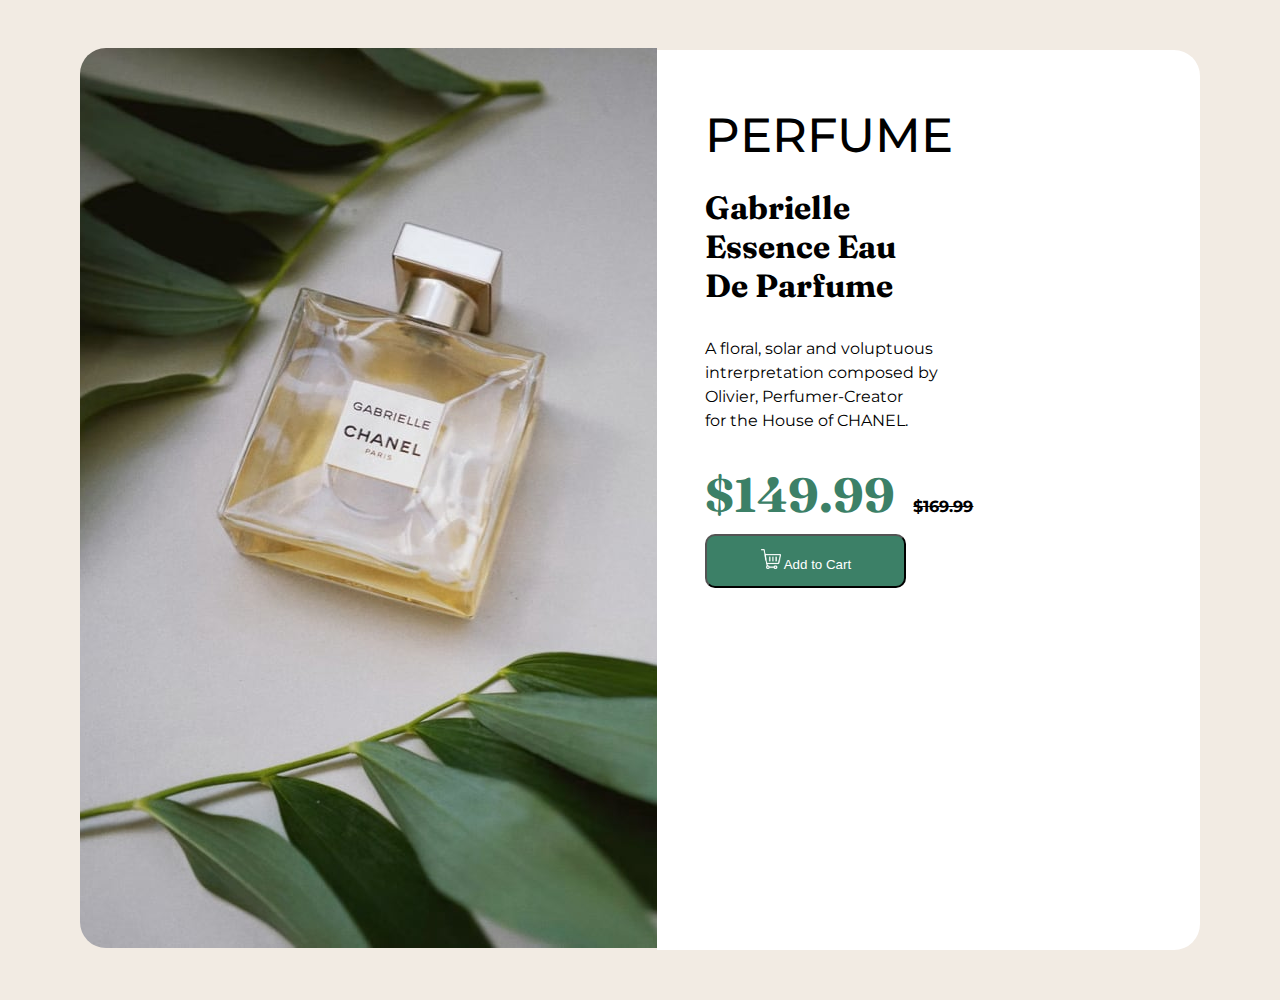
<file: index.html>
<!DOCTYPE html>
<html lang="en">
<head>
   <meta charset="UTF-8">
   <meta name="viewport" content="width=device-width, initial-scale=1.0">
   <title>Perfume</title>
   <link rel="stylesheet" href="perfume.css">
   <link rel="icon" href="images/favicon.png" type="image/png">
   <link href='https://fonts.googleapis.com/css?family=Montserrat' rel='stylesheet'>
   <link href='https://fonts.googleapis.com/css?family=Fraunces' rel='stylesheet'>

</head>
<body style="background: hsl(30, 38%, 92%);">
   <div class="body">
      <div class="image">
          <img src="images/destop-image.jpg">
      </div>
      <!--mobile-->
      <div class="sec-image">
         <img src="images/mobile-image.jpg">
      </div>
      <!--end-mobile-->
      <div class="content">
         <h2>PERFUME</h2>
         <h1>Gabrielle<br> Essence Eau <br>De Parfume</h1>
         <p>A floral, solar and voluptuous<br> intrerpretation composed by<br> Olivier, Perfumer-Creator <br>for the House of CHANEL.</p>
         <p1>$149.99  <span>$169.99</span></p1><br>
        <button><img src="images/cart.png">          Add to Cart</button>
      </div>
      <!--mobile-->
      <div class="second-content">
         <h2>PERFUME</h2>
         <h1>Gabrielle<br> Essence Eau <br>De Parfume</h1>
         <p>A floral, solar and voluptuous<br> intrerpretation composed by<br> Olivier, Perfumer-Creator <br>for the House of CHANEL.</p>
         <p1>$149.99  <span>$169.99</span></p1><br>
        <button><img src="images/cart.png">          Add to Cart</button>
      </div>
      <!--end-mobile-->
   </div>
</body>
</html>
</file>
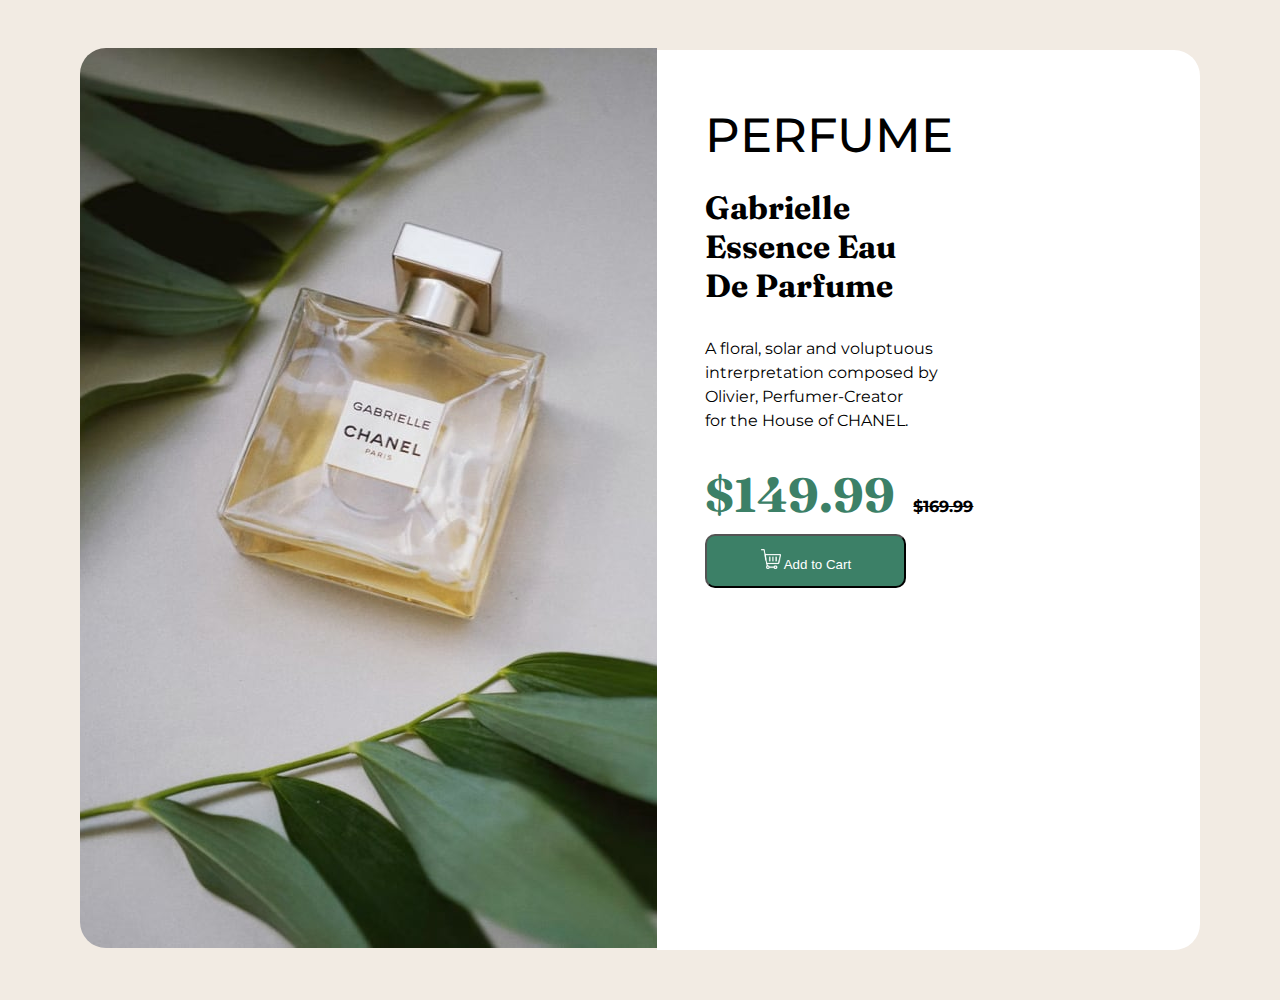
<file: perfume.html>
<!DOCTYPE html>
<html lang="en">
<head>
   <meta charset="UTF-8">
   <meta name="viewport" content="width=device-width, initial-scale=1.0">
   <title>Perfume</title>
   <link rel="stylesheet" href="perfume.css">
   <link rel="icon" href="images/favicon.png" type="image/png">
   <link href='https://fonts.googleapis.com/css?family=Montserrat' rel='stylesheet'>
   <link href='https://fonts.googleapis.com/css?family=Fraunces' rel='stylesheet'>

</head>
<body style="background: hsl(30, 38%, 92%);">
   <div class="body">
      <div class="image">
          <img src="images/destop-image.jpg">
      </div>
      <!--mobile-->
      <div class="sec-image">
         <img src="images/mobile-image.jpg">
      </div>
      <!--end-mobile-->
      <div class="content">
         <h2>PERFUME</h2>
         <h1>Gabrielle<br> Essence Eau <br>De Parfume</h1>
         <p>A floral, solar and voluptuous<br> intrerpretation composed by<br> Olivier, Perfumer-Creator <br>for the House of CHANEL.</p>
         <p1>$149.99  <span>$169.99</span></p1><br>
        <button><img src="images/cart.png">          Add to Cart</button>
      </div>
      <!--mobile-->
      <div class="second-content">
         <h2>PERFUME</h2>
         <h1>Gabrielle<br> Essence Eau <br>De Parfume</h1>
         <p>A floral, solar and voluptuous<br> intrerpretation composed by<br> Olivier, Perfumer-Creator <br>for the House of CHANEL.</p>
         <p1>$149.99  <span>$169.99</span></p1><br>
        <button><img src="images/cart.png">          Add to Cart</button>
      </div>
      <!--end-mobile-->
   </div>
</body>
</html>
</file>
<file: perfume.css>
*{
    margin: 0;
    padding: 0;
    box-sizing: border-box;
}
.body{
    display: flex;
    justify-content: center;
    align-content: center;
    align-items: center;
    padding: 3em 5em;
    
   
}
.image img{
   min-height: 100vh;
    object-fit: cover;
   width: 100%;
   height: 100vh;
   border-radius: 26px 0px 0px 26px;
}

.content{
    background-color:  hsl(0, 0%, 100%);
    width:50%;
  height: 100vh;
   padding:2em 3em ;
   justify-content: center;
   object-fit: cover;
   border-radius: 0px 26px 26px 0px;

}
.content h2{
    font-family: 'Montserrat';
    font-weight: 500;
    font-size: 3rem;
    padding: 0.5em 0em;
    
}
.content h1{
    font-family: 'Fraunces';
    font-weight: 700;
}
.content p{
    font-family: 'Montserrat';
    padding: 2em 0em;
    line-height: 1.5;
}
.content p1{
    font-size: 3rem;
    font-family: 'Fraunces';
    font-weight: 700;
    color: hsl(158, 36%, 37%);
 
}
span{
    font-family: 'Montserrat';
    text-decoration: line-through;
    color: black;
    font-size: 1rem;
    padding: 0.5em;

}
button img{
    width: 20px;
    gap:10px
}
button{
    background-color: hsl(158, 36%, 37%);
    padding: 1em 4em;
    margin-top:10px;
    color:white;
    border-radius: 10px;
}
.sec-image img{
    display: none;
}
.second-content{
    display: none;
}


@media  (max-width:884px){
    .body{
    
        flex-direction: column;
        justify-content: center;
        align-content: center;
        align-items: center;
        padding: 0.5em 0.5em;
       
    }
    .image img{
      display: none;
        
    }
    .sec-image img{
        display:inline;
        height: 40vh;
        object-fit: cover;
       width: 100%;
       border-radius: 20px 20px 0px 0px;
       
    }
    
    .second-content{
        background-color:  hsl(0, 0%, 100%);
        width:100%;
      height: 70vh;
       padding:2px 25px ;
       justify-content: center;
       object-fit: cover;
       border-radius: 0px 0px 20px 20px;
       display: inline;
    
    }
    .content{
        display: none;
    }
    .second-content h2{
        font-family: 'Montserrat';
        font-weight: 100;
        font-size: 2rem;
        padding: 0.4em  0em 0.7em 0em;
        
    }
    .second-content h1{
        font-family: 'Fraunces';
        font-weight: 700;
    
    }
    .second-content p{
        font-family: 'Montserrat';
        padding: 1em 0em;
        line-height: 1.5;
    }
    .second-content p1{
        font-size: 2rem;
        font-family: 'Fraunces';
        font-weight: 700;
        color: hsl(158, 36%, 37%);
     
    }
    span{
        font-family: 'Montserrat';
        text-decoration: line-through;
        color: black;
        font-size: 1rem;
        padding: 0.5em;
    
    }
    button img{
        width: 20px;
        gap:10px
    }
    button{
        background-color: hsl(158, 36%, 37%);
        padding: 1em 4em;
        margin-top:10px;
        color:white;
        border-radius: 10px;
    }

 @media (max-width:884px) and ( min-width:402px){
    .sec-image img{
        display:inline;
        height: 40vh;
        object-fit: cover;
     width: 400px;
     border-radius: 20px 20px 0px 0px;
   
    
    }
    .second-content{
        background-color:  hsl(0, 0%, 100%);
        width:400px;
        height: 70vh;
        padding:2px 25px ;
        justify-content: center;
        object-fit: cover;
        border-radius: 0px 0px 20px 20px;
        display: inline;
    }
}
}
</file>
